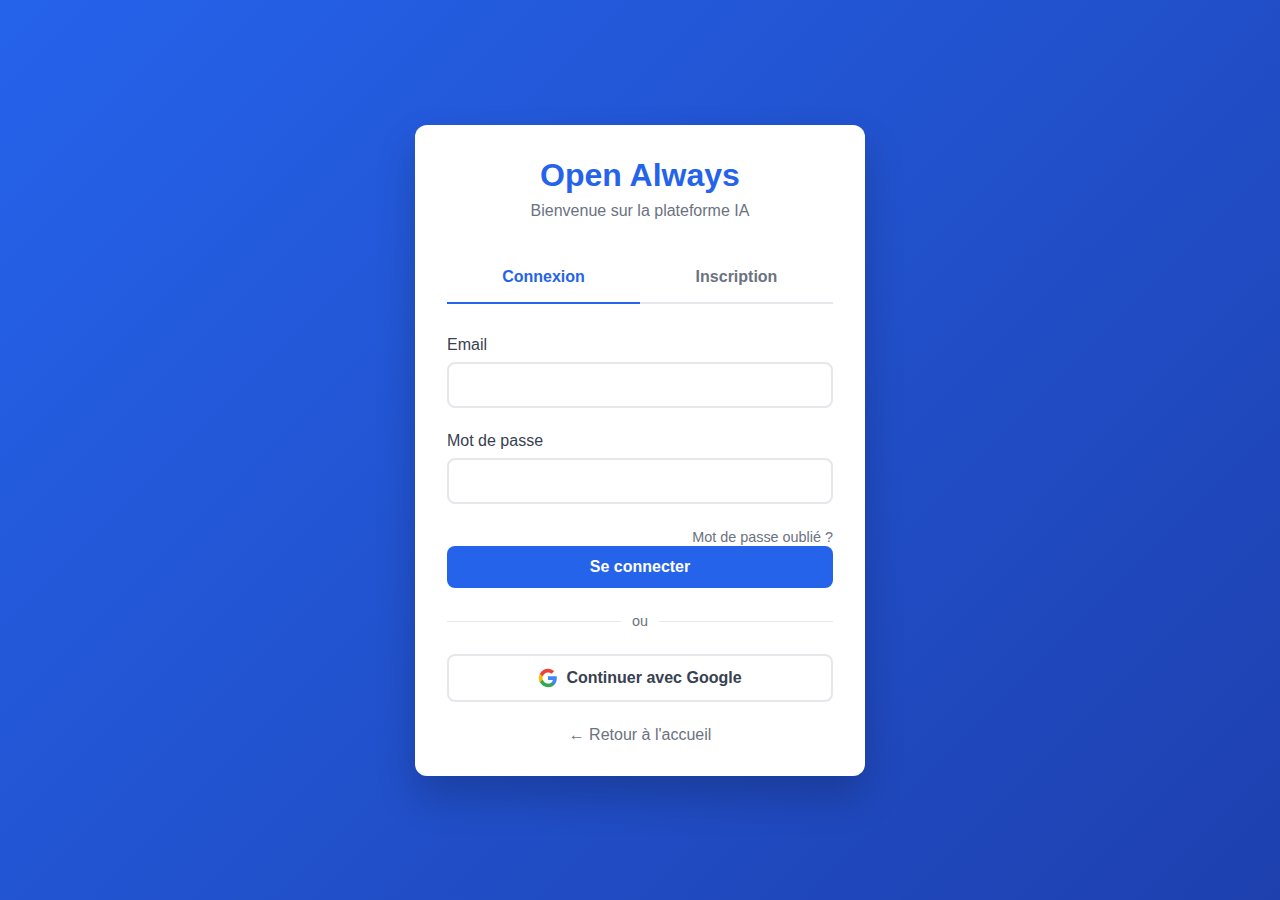
<file: frontend/templates/login.html>
<!DOCTYPE html>
<html lang="fr">
<head>
    <meta charset="UTF-8">
    <meta name="viewport" content="width=device-width, initial-scale=1.0">
    <title>Connexion - Open Always</title>
    <script src="https://challenges.cloudflare.com/turnstile/v0/api.js" async defer></script>
    <style>
        * {
            margin: 0;
            padding: 0;
            box-sizing: border-box;
        }
        
        body {
            font-family: 'Segoe UI', Tahoma, Geneva, Verdana, sans-serif;
            background: linear-gradient(135deg, #2563EB 0%, #1E40AF 100%);
            min-height: 100vh;
            display: flex;
            justify-content: center;
            align-items: center;
            padding: 1rem;
        }
        
        .auth-container {
            background: white;
            border-radius: 12px;
            box-shadow: 0 20px 40px rgba(0,0,0,0.2);
            padding: 2rem;
            width: 100%;
            max-width: 450px;
        }
        
        .logo {
            text-align: center;
            margin-bottom: 2rem;
        }
        
        .logo h1 {
            color: #2563EB;
            font-size: 2rem;
        }
        
        .logo p {
            color: #6B7280;
            margin-top: 0.5rem;
        }
        
        .tabs {
            display: flex;
            margin-bottom: 2rem;
            border-bottom: 2px solid #E5E7EB;
        }
        
        .tab {
            flex: 1;
            text-align: center;
            padding: 1rem;
            cursor: pointer;
            font-weight: 600;
            color: #6B7280;
            transition: all 0.3s;
        }
        
        .tab.active {
            color: #2563EB;
            border-bottom: 2px solid #2563EB;
            margin-bottom: -2px;
        }
        
        .form-container {
            display: none;
        }
        
        .form-container.active {
            display: block;
        }
        
        .form-group {
            margin-bottom: 1.5rem;
        }
        
        label {
            display: block;
            margin-bottom: 0.5rem;
            color: #374151;
            font-weight: 500;
        }
        
        input {
            width: 100%;
            padding: 0.75rem;
            border: 2px solid #E5E7EB;
            border-radius: 8px;
            font-size: 1rem;
            transition: border-color 0.3s;
        }
        
        input:focus {
            outline: none;
            border-color: #2563EB;
        }
        
        .btn {
            width: 100%;
            padding: 0.75rem;
            background: #2563EB;
            color: white;
            border: none;
            border-radius: 8px;
            font-size: 1rem;
            font-weight: 600;
            cursor: pointer;
            transition: background 0.3s;
        }
        
        .btn:hover {
            background: #1E40AF;
        }
        
        .btn-google {
            background: white;
            color: #374151;
            border: 2px solid #E5E7EB;
            display: flex;
            align-items: center;
            justify-content: center;
            gap: 0.5rem;
            margin-top: 1rem;
        }
        
        .btn-google:hover {
            background: #F9FAFB;
        }
        
        .divider {
            text-align: center;
            margin: 1.5rem 0;
            position: relative;
        }
        
        .divider::before,
        .divider::after {
            content: '';
            position: absolute;
            top: 50%;
            width: 45%;
            height: 1px;
            background: #E5E7EB;
        }
        
        .divider::before {
            left: 0;
        }
        
        .divider::after {
            right: 0;
        }
        
        .divider span {
            background: white;
            padding: 0 1rem;
            color: #6B7280;
            font-size: 0.9rem;
        }
        
        .message {
            padding: 1rem;
            border-radius: 8px;
            margin-bottom: 1rem;
            display: none;
        }
        
        .message.error {
            background: #FEE2E2;
            color: #DC2626;
            display: block;
            border: 1px solid #FCA5A5;
        }
        
        .message.success {
            background: #D1FAE5;
            color: #059669;
            display: block;
            border: 1px solid #6EE7B7;
        }
        
        .forgot-password {
            text-align: right;
            margin-top: 0.5rem;
        }
        
        .forgot-password a {
            color: #6B7280;
            text-decoration: none;
            font-size: 0.9rem;
            cursor: pointer;
        }
        
        .forgot-password a:hover {
            color: #2563EB;
        }
        
        .turnstile-container {
            margin-bottom: 1rem;
            display: flex;
            justify-content: center;
            min-height: 65px;
        }
        
        .otp-section {
            display: none;
            text-align: center;
        }
        
        .otp-section.active {
            display: block;
        }
        
        .back-link {
            text-align: center;
            margin-top: 1.5rem;
        }
        
        .back-link a {
            color: #6B7280;
            text-decoration: none;
        }
        
        .back-link a:hover {
            color: #2563EB;
        }
        
        .loading {
            opacity: 0.7;
            pointer-events: none;
        }
    </style>
</head>
<body>
    <div class="auth-container" id="authContainer">
        <div class="logo">
            <h1>Open Always</h1>
            <p>Bienvenue sur la plateforme IA</p>
        </div>
        
        <div id="message" class="message"></div>
        
        <div class="tabs">
            <div class="tab active" onclick="switchTab('login')">Connexion</div>
            <div class="tab" onclick="switchTab('register')">Inscription</div>
        </div>
        
        <!-- Formulaire de connexion -->
        <div id="login-form" class="form-container active">
            <form onsubmit="handleLogin(event)">
                <div class="form-group">
                    <label for="login-email">Email</label>
                    <input type="email" id="login-email" required>
                </div>
                
                <div class="form-group">
                    <label for="login-password">Mot de passe</label>
                    <input type="password" id="login-password" required>
                </div>
                
                <div class="forgot-password">
                    <a onclick="showForgotPassword(event)">Mot de passe oublié ?</a>
                </div>
                
                <button type="submit" class="btn" id="loginBtn">Se connecter</button>
            </form>
            
            <div class="divider">
                <span>ou</span>
            </div>
            
            <button class="btn btn-google" onclick="window.location.href='/auth/google-login'">
                <img src="data:image/svg+xml,%3Csvg xmlns='http://www.w3.org/2000/svg' viewBox='0 0 24 24' width='20' height='20'%3E%3Cpath d='M22.56 12.25c0-.78-.07-1.53-.2-2.25H12v4.26h5.92c-.26 1.37-1.04 2.53-2.21 3.31v2.77h3.57c2.08-1.92 3.28-4.74 3.28-8.09z' fill='%234285F4'/%3E%3Cpath d='M12 23c2.97 0 5.46-.98 7.28-2.66l-3.57-2.77c-.98.66-2.23 1.06-3.71 1.06-2.86 0-5.29-1.93-6.16-4.53H2.18v2.84C3.99 20.53 7.7 23 12 23z' fill='%2334A853'/%3E%3Cpath d='M5.84 14.09c-.22-.66-.35-1.36-.35-2.09s.13-1.43.35-2.09V7.07H2.18C1.43 8.55 1 10.22 1 12s.43 3.45 1.18 4.93l2.85-2.22.81-.62z' fill='%23FBBC05'/%3E%3Cpath d='M12 5.38c1.62 0 3.06.56 4.21 1.64l3.15-3.15C17.45 2.09 14.97 1 12 1 7.7 1 3.99 3.47 2.18 7.07l3.66 2.84c.87-2.6 3.3-4.53 6.16-4.53z' fill='%23EA4335'/%3E%3C/svg%3E" alt="Google">
                Continuer avec Google
            </button>
        </div>
        
        <!-- Formulaire d'inscription -->
        <div id="register-form" class="form-container">
            <form onsubmit="handleRegister(event)">
                <div class="form-group">
                    <label for="register-username">Nom d'utilisateur</label>
                    <input type="text" id="register-username" required minlength="3">
                </div>
                
                <div class="form-group">
                    <label for="register-email">Email</label>
                    <input type="email" id="register-email" required>
                </div>
                
                <div class="form-group">
                    <label for="register-password">Mot de passe</label>
                    <input type="password" id="register-password" required minlength="6">
                </div>
                
                <div class="turnstile-container">
                    <div class="cf-turnstile" data-sitekey="0x4AAAAAAA3XvBznRZjY8qIY" data-callback="onTurnstileSuccess"></div>
                </div>
                
                <button type="submit" class="btn" id="registerBtn">S'inscrire</button>
            </form>
        </div>
        
        <div class="back-link">
            <a href="/">← Retour à l'accueil</a>
        </div>
    </div>
    
    <!-- Section OTP (séparée du conteneur principal) -->
    <div id="otp-section" class="otp-section" style="display: none; background: white; border-radius: 12px; padding: 2rem; max-width: 450px; margin: 0 auto;">
        <h3 style="margin-bottom: 1rem; color: #2563EB;">📧 Vérification email</h3>
        <p style="margin-bottom: 1rem; color: #6B7280;">
            Un code de vérification a été envoyé à <strong id="otp-email"></strong>
        </p>
        <form onsubmit="handleVerifyOTP(event)">
            <div class="form-group">
                <label for="otp-code">Code OTP</label>
                <input type="text" id="otp-code" placeholder="Ex: 4F2A8B1C" required maxlength="8" style="text-transform: uppercase;">
            </div>
            <button type="submit" class="btn" id="verifyBtn">Vérifier</button>
        </form>
        <div style="text-align: center; margin-top: 1rem;">
            <a href="#" onclick="showLoginForm()">← Retour à la connexion</a>
        </div>
    </div>
    
    <!-- Section reset password -->
    <div id="reset-section" class="otp-section" style="display: none; background: white; border-radius: 12px; padding: 2rem; max-width: 450px; margin: 0 auto;">
        <h3 style="margin-bottom: 1rem; color: #2563EB;">🔑 Réinitialiser le mot de passe</h3>
        <form onsubmit="handleResetPassword(event)">
            <div class="form-group">
                <label for="reset-email">Email</label>
                <input type="email" id="reset-email" required>
            </div>
            <button type="submit" class="btn" id="resetBtn">Envoyer le code</button>
        </form>
        <div style="text-align: center; margin-top: 1rem;">
            <a href="#" onclick="showLoginForm()">← Retour à la connexion</a>
        </div>
    </div>
    
    <script>
        let currentEmail = '';
        let turnstileToken = '';
        
        function showMessage(text, type) {
            const msgDiv = document.getElementById('message');
            msgDiv.textContent = text;
            msgDiv.className = `message ${type}`;
            msgDiv.style.display = 'block';
            
            // Auto-cacher après 5 secondes
            setTimeout(() => {
                msgDiv.style.display = 'none';
            }, 5000);
        }
        
        function switchTab(tab) {
            document.querySelectorAll('.tab').forEach(t => t.classList.remove('active'));
            document.querySelectorAll('.form-container').forEach(f => f.classList.remove('active'));
            
            if (tab === 'login') {
                document.querySelectorAll('.tab')[0].classList.add('active');
                document.getElementById('login-form').classList.add('active');
            } else {
                document.querySelectorAll('.tab')[1].classList.add('active');
                document.getElementById('register-form').classList.add('active');
            }
            
            // Cacher les messages
            document.getElementById('message').style.display = 'none';
        }
        
        function onTurnstileSuccess(token) {
            turnstileToken = token;
        }
        
        async function handleRegister(event) {
            event.preventDefault();
            
            const username = document.getElementById('register-username').value;
            const email = document.getElementById('register-email').value;
            const password = document.getElementById('register-password').value;
            
            // Récupérer le token Turnstile
            turnstileToken = document.querySelector('[name="cf-turnstile-response"]')?.value;
            
            if (!turnstileToken) {
                showMessage('Veuillez compléter le captcha', 'error');
                return;
            }
            
            // Désactiver le bouton
            const registerBtn = document.getElementById('registerBtn');
            registerBtn.disabled = true;
            registerBtn.textContent = 'Inscription en cours...';
            
            try {
                const response = await fetch('/auth/register', {
                    method: 'POST',
                    headers: { 'Content-Type': 'application/json' },
                    body: JSON.stringify({
                        username: username,
                        email: email,
                        password: password,
                        turnstile_token: turnstileToken
                    })
                });
                
                const data = await response.json();
                
                if (response.ok) {
                    currentEmail = email;
                    document.getElementById('otp-email').textContent = email;
                    
                    // Cacher le conteneur principal et montrer OTP
                    document.getElementById('authContainer').style.display = 'none';
                    document.getElementById('otp-section').style.display = 'block';
                    
                    showMessage('Inscription réussie ! Vérifiez vos emails', 'success');
                } else {
                    showMessage(data.error || 'Erreur lors de l\'inscription', 'error');
                    registerBtn.disabled = false;
                    registerBtn.textContent = 'S\'inscrire';
                    
                    // Réinitialiser Turnstile
                    turnstile.reset();
                }
            } catch (error) {
                console.error('Erreur:', error);
                showMessage('Erreur de connexion au serveur', 'error');
                registerBtn.disabled = false;
                registerBtn.textContent = 'S\'inscrire';
            }
        }
        
        async function handleLogin(event) {
            event.preventDefault();
            
            const email = document.getElementById('login-email').value;
            const password = document.getElementById('login-password').value;
            
            // Désactiver le bouton
            const loginBtn = document.getElementById('loginBtn');
            loginBtn.disabled = true;
            loginBtn.textContent = 'Connexion en cours...';
            
            try {
                const response = await fetch('/auth/login', {
                    method: 'POST',
                    headers: { 'Content-Type': 'application/json' },
                    body: JSON.stringify({ email, password })
                });
                
                const data = await response.json();
                
                if (response.ok) {
                    localStorage.setItem('api_key', data.api_key);
                    showMessage('Connexion réussie ! Redirection...', 'success');
                    setTimeout(() => {
                        window.location.href = '/dashboard';
                    }, 1500);
                } else {
                    showMessage(data.error || 'Email ou mot de passe incorrect', 'error');
                    loginBtn.disabled = false;
                    loginBtn.textContent = 'Se connecter';
                }
            } catch (error) {
                console.error('Erreur:', error);
                showMessage('Erreur de connexion au serveur', 'error');
                loginBtn.disabled = false;
                loginBtn.textContent = 'Se connecter';
            }
        }
        
        async function handleVerifyOTP(event) {
            event.preventDefault();
            
            const code = document.getElementById('otp-code').value;
            
            // Désactiver le bouton
            const verifyBtn = document.getElementById('verifyBtn');
            verifyBtn.disabled = true;
            verifyBtn.textContent = 'Vérification...';
            
            try {
                const response = await fetch('/auth/verify-email', {
                    method: 'POST',
                    headers: { 'Content-Type': 'application/json' },
                    body: JSON.stringify({
                        email: currentEmail,
                        code: code
                    })
                });
                
                const data = await response.json();
                
                if (response.ok) {
                    showMessage('Email vérifié ! Vous pouvez maintenant vous connecter', 'success');
                    setTimeout(() => {
                        showLoginForm();
                    }, 2000);
                } else {
                    showMessage(data.error || 'Code invalide', 'error');
                    verifyBtn.disabled = false;
                    verifyBtn.textContent = 'Vérifier';
                }
            } catch (error) {
                console.error('Erreur:', error);
                showMessage('Erreur de vérification', 'error');
                verifyBtn.disabled = false;
                verifyBtn.textContent = 'Vérifier';
            }
        }
        
        function showForgotPassword(event) {
            event.preventDefault();
            document.getElementById('authContainer').style.display = 'none';
            document.getElementById('reset-section').style.display = 'block';
        }
        
        async function handleResetPassword(event) {
            event.preventDefault();
            
            const email = document.getElementById('reset-email').value;
            
            // Désactiver le bouton
            const resetBtn = document.getElementById('resetBtn');
            resetBtn.disabled = true;
            resetBtn.textContent = 'Envoi en cours...';
            
            try {
                const response = await fetch('/auth/forgot-password', {
                    method: 'POST',
                    headers: { 'Content-Type': 'application/json' },
                    body: JSON.stringify({ email })
                });
                
                const data = await response.json();
                
                if (response.ok) {
                    showMessage('Code envoyé ! Vérifiez vos emails', 'success');
                    setTimeout(() => {
                        showLoginForm();
                    }, 2000);
                } else {
                    showMessage(data.error || 'Email non trouvé', 'error');
                    resetBtn.disabled = false;
                    resetBtn.textContent = 'Envoyer le code';
                }
            } catch (error) {
                console.error('Erreur:', error);
                showMessage('Erreur de connexion', 'error');
                resetBtn.disabled = false;
                resetBtn.textContent = 'Envoyer le code';
            }
        }
        
        function showLoginForm() {
            document.getElementById('otp-section').style.display = 'none';
            document.getElementById('reset-section').style.display = 'none';
            document.getElementById('authContainer').style.display = 'block';
            switchTab('login');
            
            // Réinitialiser les formulaires
            document.getElementById('register-form').reset();
            document.getElementById('login-form').reset();
            document.getElementById('otp-code').value = '';
            document.getElementById('reset-email').value = '';
            
            // Réactiver les boutons
            document.getElementById('registerBtn').disabled = false;
            document.getElementById('registerBtn').textContent = 'S\'inscrire';
            document.getElementById('loginBtn').disabled = false;
            document.getElementById('loginBtn').textContent = 'Se connecter';
        }
        
        // Initialisation
        document.addEventListener('DOMContentLoaded', function() {
            // Vérifier si l'utilisateur est déjà connecté
            const apiKey = localStorage.getItem('api_key');
            if (apiKey && window.location.pathname === '/login') {
                // Rediriger vers dashboard si déjà connecté
                window.location.href = '/dashboard';
            }
        });
    </script>
</body>
</html>
</file>
